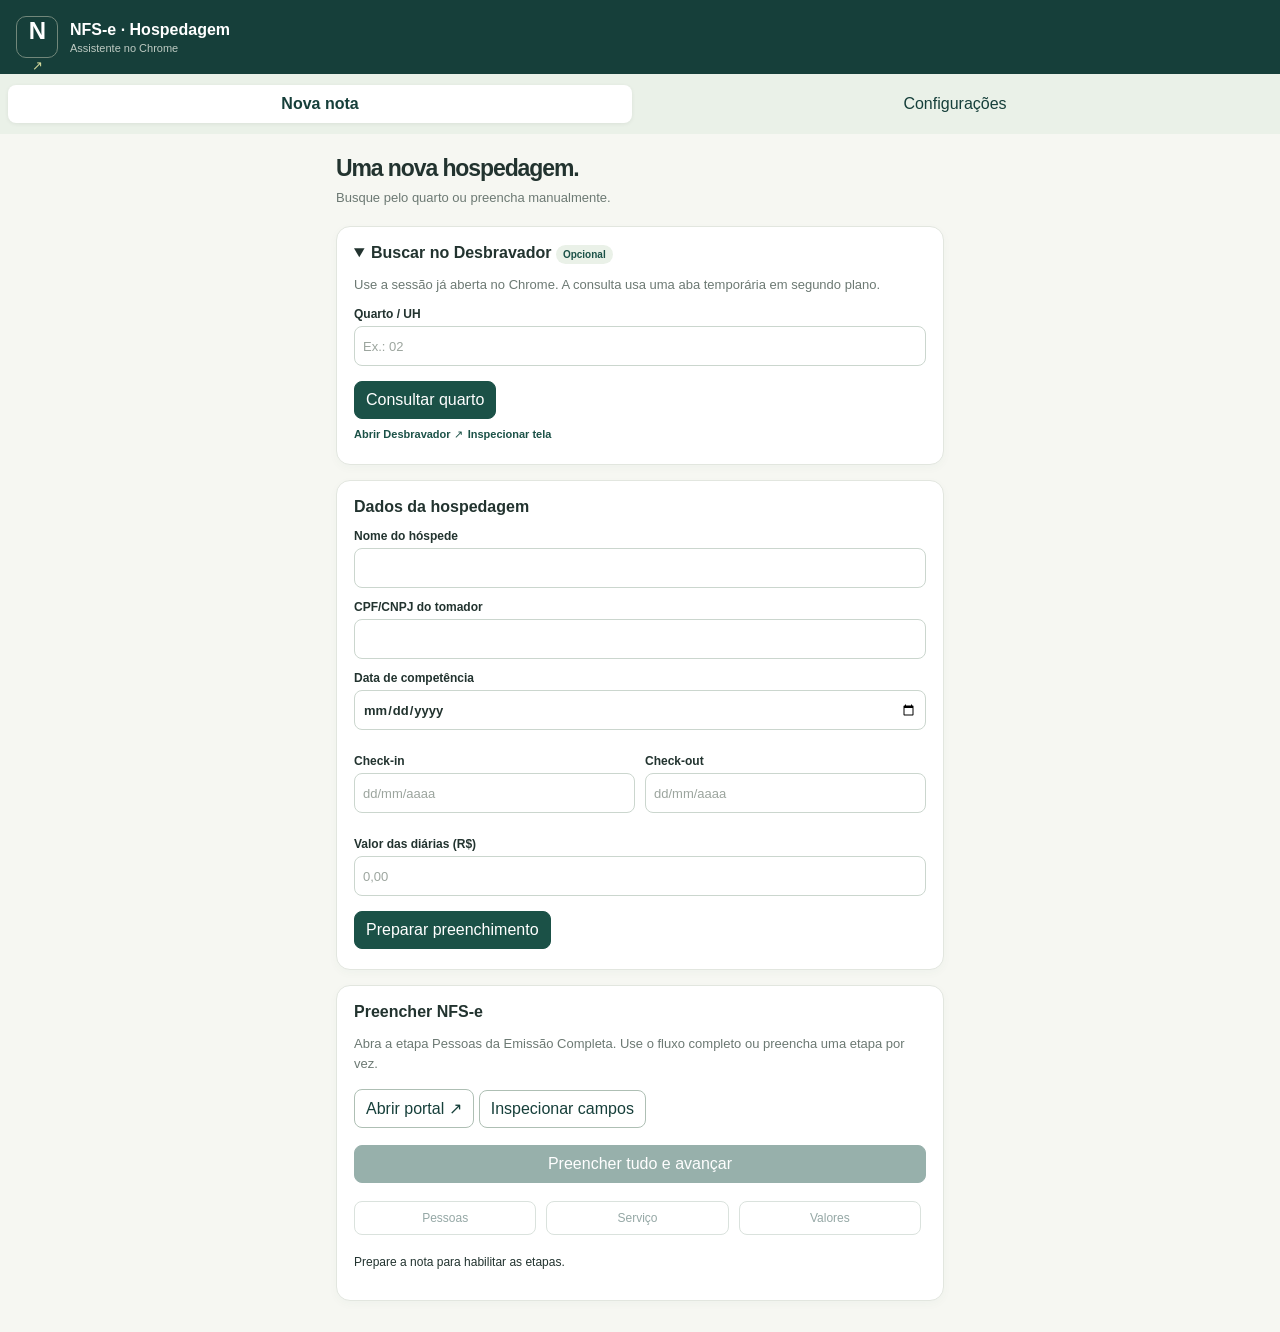
<file: extension/panel.html>
<!doctype html>
<html lang="pt-BR">
<head>
  <meta charset="utf-8">
  <meta name="viewport" content="width=device-width, initial-scale=1">
  <title>NFS-e · Hospedagem</title>
  <link rel="stylesheet" href="panel.css">
  <script src="runtime/metadata.js" defer></script>
  <script src="runtime/dates.js" defer></script>
  <script src="runtime/hotel_form.js" defer></script>
  <script src="domain.js" defer></script>
  <script src="panel.js" defer></script>
</head>
<body>
  <header class="header"><div class="brand">N<span>↗</span></div><div><strong>NFS-e · Hospedagem</strong><small>Assistente no Chrome</small></div></header>
  <nav class="tabs"><button id="tab-note" class="active" type="button">Nova nota</button><button id="tab-settings" type="button">Configurações</button></nav>
  <main>
    <p id="notice" role="alert" hidden></p>
    <section id="note-view">
      <h1>Uma nova hospedagem.</h1><p class="lead">Busque pelo quarto ou preencha manualmente.</p>
      <details class="card" open><summary>Buscar no Desbravador <span class="pill">Opcional</span></summary>
        <p class="hint">Use a sessão já aberta no Chrome. A consulta usa uma aba temporária em segundo plano.</p>
        <form id="lookup-form"><label>Quarto / UH<input name="room" id="room" placeholder="Ex.: 02" maxlength="20"></label><button class="primary">Consultar quarto</button></form>
        <button id="open-hotel" class="text-button" type="button">Abrir Desbravador ↗</button><button id="inspect-hotel" class="text-button" type="button">Inspecionar tela</button><button id="download-hotel" class="text-button" type="button" hidden>Baixar diagnóstico</button>
        <div id="hotel-preview" hidden><dl id="hotel-details"></dl><label class="check"><input type="checkbox" id="keep-document">Manter CPF/CNPJ do tomador informado</label><button id="apply-hotel" type="button">Aplicar dados</button></div>
      </details>
      <form id="invoice-form" class="card" autocomplete="off"><h2>Dados da hospedagem</h2>
        <label>Nome do hóspede<input name="guest_name" required maxlength="200"></label>
        <label>CPF/CNPJ do tomador<input name="customer_document" required maxlength="18"></label>
        <label>Data de competência<input name="competence" type="date" required></label>
        <div class="pair"><label>Check-in<input name="check_in" inputmode="numeric" placeholder="dd/mm/aaaa" required></label><label>Check-out<input name="check_out" inputmode="numeric" placeholder="dd/mm/aaaa" required></label></div>
        <label>Valor das diárias (R$)<input name="service_value" inputmode="decimal" placeholder="0,00" required></label>
        <button class="primary">Preparar preenchimento</button>
      </form>
      <section id="review" class="card" hidden><h2>Prévia da nota</h2><p id="description"></p><p id="amount" class="amount"></p><p class="hint">Confira os dados antes de preencher cada etapa.</p></section>
      <section class="card"><h2>Preencher NFS-e</h2><p class="hint">Abra a etapa Pessoas da Emissão Completa. Use o fluxo completo ou preencha uma etapa por vez.</p>
        <button id="open-portal" type="button">Abrir portal ↗</button><button id="inspect" type="button">Inspecionar campos</button><button id="download" type="button" hidden>Baixar diagnóstico</button>
        <button id="fill-all" class="primary full-action" type="button" disabled>Preencher tudo e avançar</button>
        <div class="steps"><button type="button" data-step="people" disabled>Pessoas</button><button type="button" data-step="service" disabled>Serviço</button><button type="button" data-step="values" disabled>Valores</button></div>
        <p id="status" role="status">Prepare a nota para habilitar as etapas.</p><ul id="completed"></ul>
      </section>
    </section>
    <section id="settings-view" hidden><h1>Configurações</h1><p class="lead">Padrões do estabelecimento e mapeamento.</p>
      <form id="settings-form" class="card"><div id="settings-fields"></div><details><summary>Mapeamento avançado da NFS-e</summary><div id="selectors-fields"></div></details><button class="primary">Salvar configurações</button></form>
      <form id="hotel-config" class="card"><h2>Desbravador</h2><label>Endereço de acesso<input name="login_url" type="url" required></label><details><summary>Mapeamento dos campos</summary><div id="hotel-fields"></div></details><button>Salvar mapeamento</button></form>
      <div class="card"><h2>Importar da página antiga</h2><p class="hint">Selecione o settings.json e, se existir, o desbravador.json. A importação substitui as configurações correspondentes da extensão.</p><label>Configurações NFS-e<input id="import-settings" type="file" accept=".json,application/json"></label><label>Mapeamento Desbravador<input id="import-hotel" type="file" accept=".json,application/json"></label></div>
    </section>
  </main>
</body>
</html>
</file>
<file: extension/panel.css>
@import url("runtime/styles.css");
.full-action{display:block;width:100%;margin:14px 0 8px}
:root{font-family:LocalSans,"Segoe UI",sans-serif;color:#22332f;background:#f6f7f2}
body{min-width:300px;margin:0}.header{background:#163f3a;color:#fff;display:flex;gap:12px;align-items:center;padding:16px}.header strong,.header small{display:block}.header small{font-size:11px;color:#bfcbc3;margin-top:3px}.brand{width:42px;height:42px;border:1px solid #71877a;border-radius:10px;display:grid;place-items:center;font-size:24px}.brand span{font-size:13px;color:#d4da9d}.tabs{display:flex;background:#eaf1e8;padding:8px;gap:6px}.tabs button{flex:1;border:0;background:transparent;padding:10px;border-radius:8px;color:#163f3a}.tabs button.active{background:#fff;font-weight:700;box-shadow:0 1px 4px #0001}main{padding:16px;max-width:640px;margin:auto}h1{font-size:23px;margin:4px 0 6px}h2{font-size:16px;margin:0 0 13px}.lead,.hint{font-size:13px;color:#6c7973;line-height:1.5}.lead{margin:0 0 18px}.card{background:#fff;border:1px solid #e2e6df;border-radius:14px;padding:17px;margin:0 0 15px;box-shadow:0 3px 10px #1b514708}summary{cursor:pointer;font-weight:650;margin-bottom:10px}.pill{font-size:10px;color:#1b5147;background:#eaf1e8;padding:4px 7px;border-radius:30px}label{display:block;font-size:12px;font-weight:600;margin:12px 0}input,select{display:block;width:100%;min-height:40px;border:1px solid #cbd6ce;border-radius:8px;padding:8px;margin-top:5px;color:#22332f;background:white}.pair{display:grid;grid-template-columns:1fr 1fr;gap:10px}button{border:1px solid #aebfb4;border-radius:8px;padding:9px 11px;background:#fff;color:#163f3a;margin:3px 5px 3px 0}button.primary{background:#1b5147;color:#fff;border-color:#1b5147}button:disabled{opacity:.45}.text-button{border:0;padding-left:0}#notice{background:#fff0ed;color:#a63b35;border:1px solid #e6c1bc;border-radius:8px;padding:10px}.steps{display:flex;gap:5px;margin:15px 0}.steps button{flex:1;font-size:12px}.amount{font-size:24px;font-weight:700;color:#1b5147}.check{display:flex;gap:7px;align-items:center}.check input{width:auto;min-height:0;margin:0}dl{font-size:12px}dl div{display:flex;justify-content:space-between;gap:10px;border-bottom:1px solid #eee;padding:7px 0}dt{color:#6c7973}dd{margin:0;font-weight:600;text-align:right}#status{font-size:12px;line-height:1.5}#completed{font-size:12px;padding-left:18px}details details{margin-top:15px;border-top:1px solid #e2e6df;padding-top:12px}
</file>
